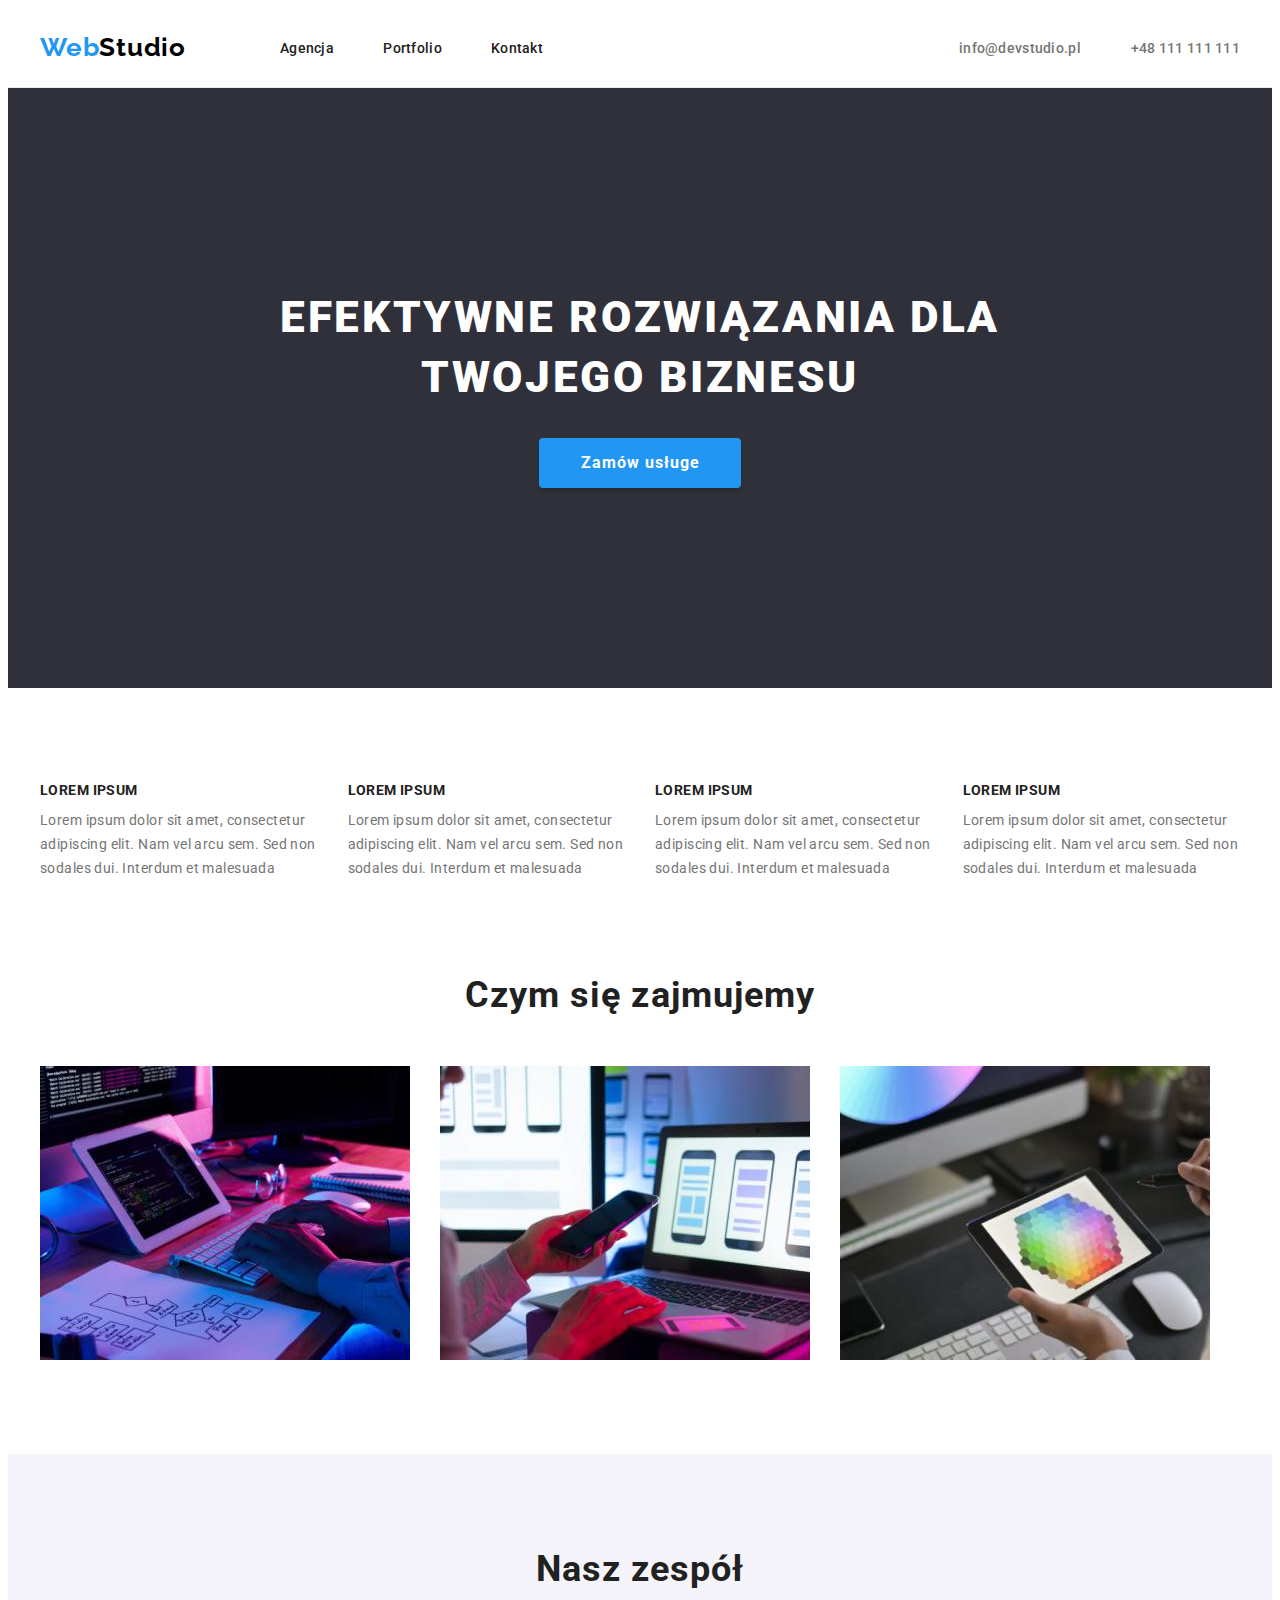
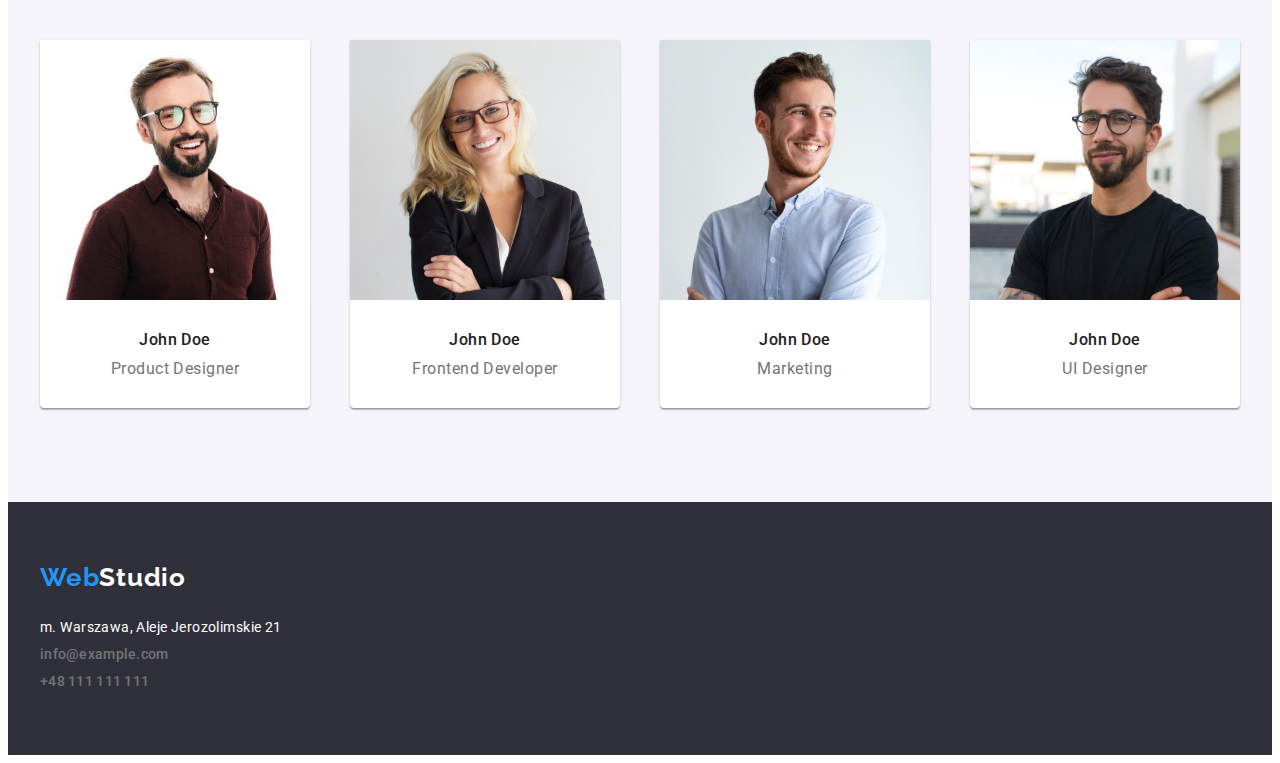
<file: index.html>
<!DOCTYPE html>
<html lang="pl">
  <head>
    <meta charset="UTF-8" />
    <meta http-equiv="X-UA-Compatible" content="IE=edge" />
    <meta
      name="WebStudio"
      content="Software house zajmujący sie tworzeniem stron"
    />
    <title>WebStudio</title>
    <link rel="preconnect" href="https://fonts.googleapis.com" />
    <link rel="preconnect" href="https://fonts.gstatic.com" crossorigin />
    <link
      href="https://fonts.googleapis.com/css2?family=Raleway:wght@700&family=Roboto:wght@400;500;700;900&display=swap"
      rel="stylesheet"
    />
    <link
      rel="stylesheet"
      href="https://cdnjs.cloudflare.com/ajax/libs/modern-normalize/1.1.0/modern-normalize.min.css"
      integrity="sha512-wpPYUAdjBVSE4KJnH1VR1HeZfpl1ub8YT/NKx4PuQ5NmX2tKuGu6U/JRp5y+Y8XG2tV+wKQpNHVUX03MfMFn9Q=="
      crossorigin="anonymous"
      referrerpolicy="no-referrer"
    />
    <link rel="stylesheet" href="css/index.css" />
  </head>
  <body>
    <header class="site-nav-line">
      <div class="site-nav-container">
        <div class="nav-logo-flex">
          <a class="link logo" href="index.html"
            >Web<span class="logo-head">Studio</span></a
          >
          <nav class="menu nav-menu-flex">
            <ul class="menu-list">
              <li class="menu-list-item">
                <a class="link" href="#section1">Agencja</a>
              </li>
              <li class="menu-list-item">
                <a class="link" href="portfolio.html">Portfolio</a>
              </li>
              <li class="menu-list-item">
                <a class="link" href="#section2">Kontakt</a>
              </li>
            </ul>
          </nav>
        </div>

        <div class="nav-contact-flex">
          <a class="contact-link" href="mailto:info@devstudio.pl"
            >info@devstudio.pl</a
          >
          <a class="contact-link" href="tel:48111111111">+48 111 111 111 </a>
        </div>
      </div>
    </header>
    <main>
      <section class="content-hero">
        <div class="container hero-btn-flex">
          <h1 class="hero-txt">Efektywne rozwiązania dla twojego biznesu</h1>
          <button type="button" class="hero-btn">Zamów usługe</button>
        </div>
      </section>
      <section>
        <div class="container section">
          <!-- Nasze atuty -->
          <ul class="our-adv-list">
            <li class="our-adv-list-item">
              <dl>
                <dt class="adv-title">Lorem ipsum</dt>
                <dd class="adv-descr">
                  Lorem ipsum dolor sit amet, consectetur adipiscing elit. Nam
                  vel arcu sem. Sed non sodales dui. Interdum et malesuada
                </dd>
              </dl>
            </li>
            <li class="our-adv-list-item">
              <dl>
                <dt class="adv-title">Lorem ipsum</dt>
                <dd class="adv-descr">
                  Lorem ipsum dolor sit amet, consectetur adipiscing elit. Nam
                  vel arcu sem. Sed non sodales dui. Interdum et malesuada
                </dd>
              </dl>
            </li>
            <li class="our-adv-list-item">
              <dl>
                <dt class="adv-title">Lorem ipsum</dt>
                <dd class="adv-descr">
                  Lorem ipsum dolor sit amet, consectetur adipiscing elit. Nam
                  vel arcu sem. Sed non sodales dui. Interdum et malesuada
                </dd>
              </dl>
            </li>
            <li class="our-adv-list-item">
              <dl>
                <dt class="adv-title">Lorem ipsum</dt>
                <dd class="adv-descr">
                  Lorem ipsum dolor sit amet, consectetur adipiscing elit. Nam
                  vel arcu sem. Sed non sodales dui. Interdum et malesuada
                </dd>
              </dl>
            </li>
          </ul>
        </div>
      </section>
      <section>
        <div class="container">
          <h2 class="title-snd">Czym się zajmujemy</h2>
          <!-- Czym się zajmujemy -->
          <ul class="what-we-do">
            <li class="what-we-do-item">
              <img
                src="images/box1.jpeg"
                alt="Usługa research"
                width="370"
                height="294"
              />
            </li>
            <li class="what-we-do-item">
              <img
                src="images/box2.jpeg"
                alt="Ux oraz UI Design"
                width="370"
                height="294"
              />
            </li>
            <li class="what-we-do-item">
              <img
                src="images/box3.jpeg"
                alt="Tworzeniem kreacji marketingowych"
                width="370"
                height="294"
              />
            </li>
          </ul>
        </div>
      </section>
      <section class="team">
        <div class="container section">
          <!-- Nasz zespół -->
          <h2 class="title-snd">Nasz zespół</h2>
          <ul class="team-list">
            <li class="team-box">
              <img
                src="images/team1.jpeg"
                alt="Projektant Michael"
                width="270"
                height="260"
              />
              <dl>
                <dt class="team-name">John Doe</dt>
                <dd class="team-desc">Product designer</dd>
              </dl>
            </li>
            <li class="team-box">
              <img
                src="images/team2.jpeg"
                alt="Frontend Developer Maria"
                width="270"
                height="260"
              />
              <dl>
                <dt class="team-name">John Doe</dt>
                <dd class="team-desc">Frontend Developer</dd>
              </dl>
            </li>
            <li class="team-box">
              <img
                src="images/team3.jpeg"
                alt="Marketing spcialist Pablo"
                width="270"
                height="260"
              />
              <dl>
                <dt class="team-name">John Doe</dt>
                <dd class="team-desc">Marketing</dd>
              </dl>
            </li>
            <li class="team-box">
              <img
                src="images/team4.jpeg"
                alt="UI Designer Piter"
                width="270"
                height="260"
              />
              <dl>
                <dt class="team-name">John Doe</dt>
                <dd class="team-desc">UI Designer</dd>
              </dl>
            </li>
          </ul>
        </div>
      </section>
    </main>
    <footer class="footer-background">
      <div class="container footer-box">
        <address id="section2">
          <div class="logo-footer-flex">
            <a class="logo" href="index.html"
              >Web<span class="logo-footer">Studio</span></a
            >
          </div>
          <ul class="list-footer">
            <li>
              <a
                class="footer-link"
                href="https://goo.gl/maps/t7D3Fm8JjVbQzfDk6"
                title="Lokalizacja"
                >m. Warszawa, Aleje Jerozolimskie 21</a
              >
            </li>
            <li>
              <a class="contact-link" href="mailto:info@example.com"
                >info@example.com</a
              >
            </li>
            <li>
              <a class="contact-link" href="tel:48111111111">+48 111 111 111</a>
            </li>
          </ul>
        </address>
      </div>
    </footer>
  </body>
</html>
</file>
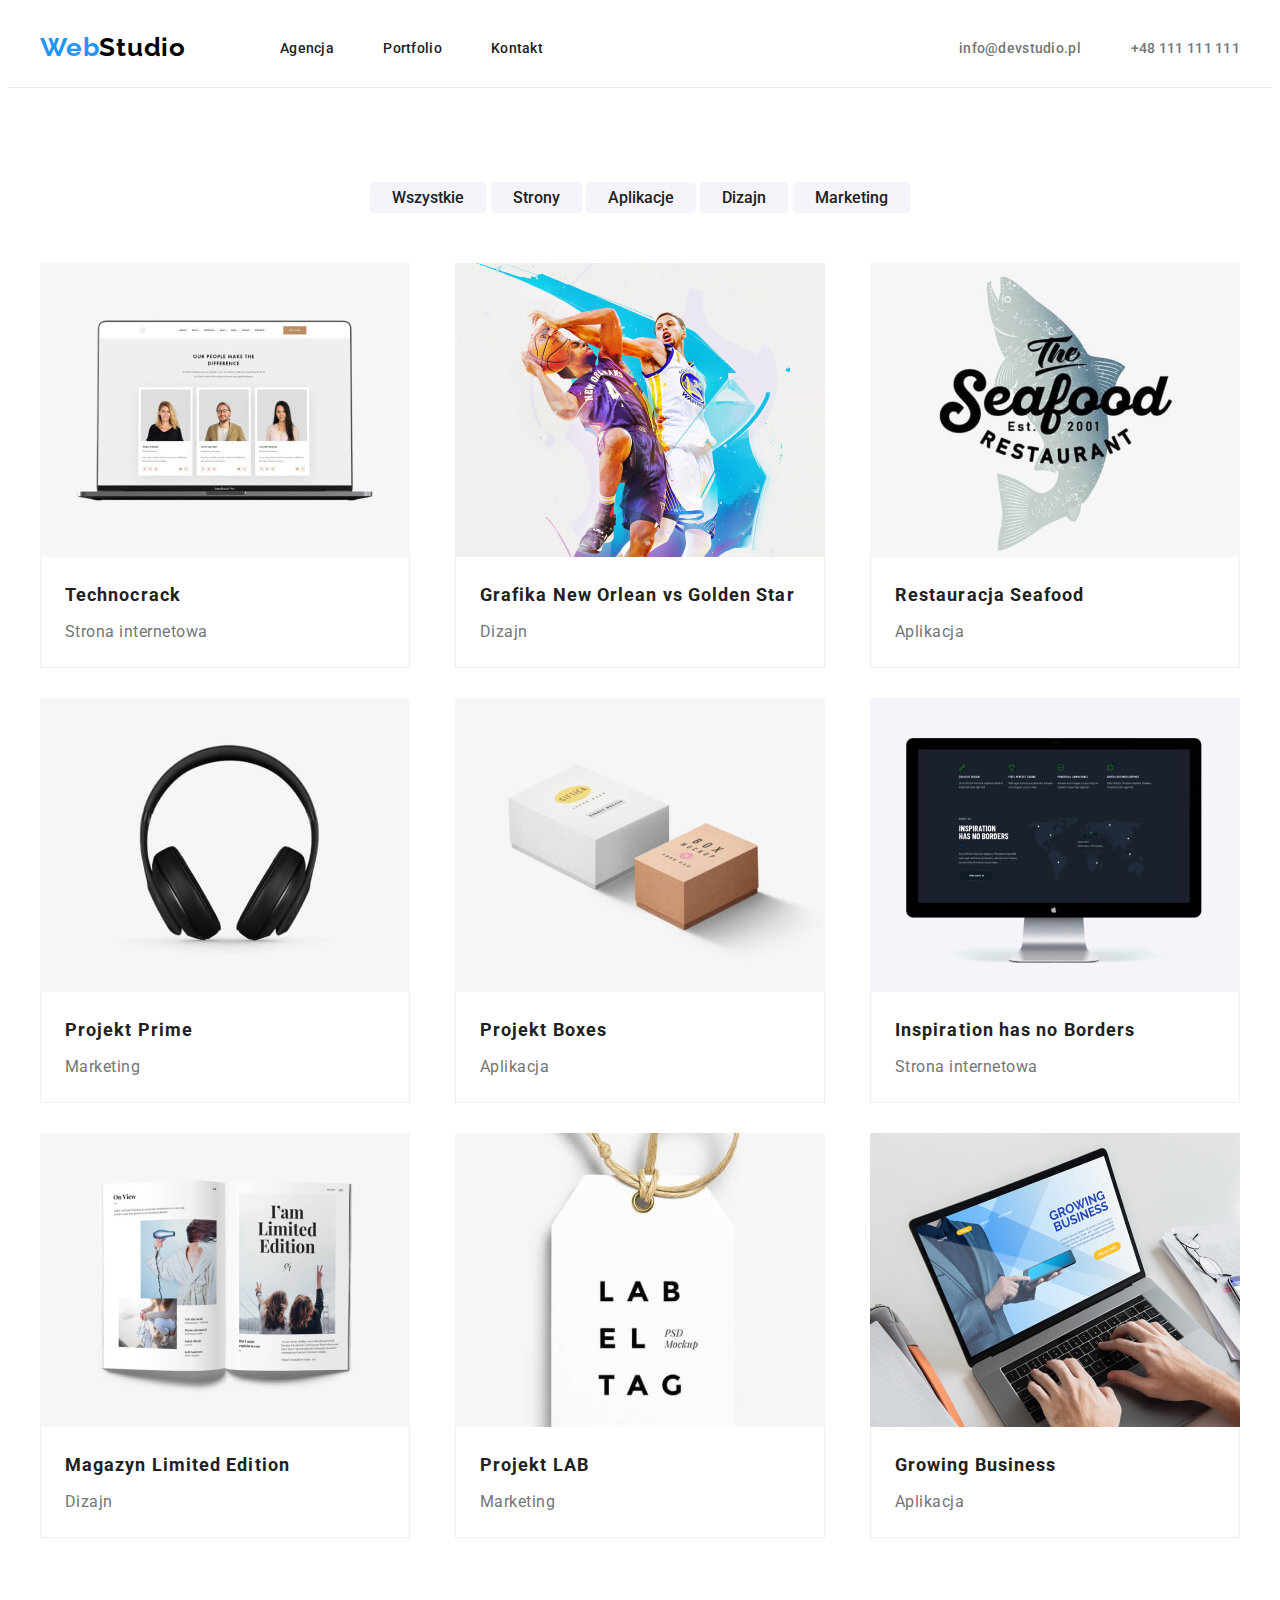
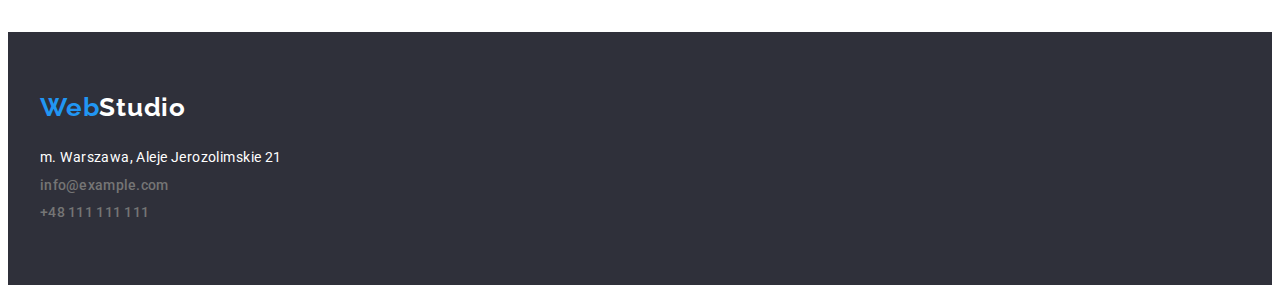
<file: portfolio.html>
<!DOCTYPE html>
<html lang="en">
  <head>
    <meta charset="UTF-8" />
    <meta http-equiv="X-UA-Compatible" content="IE=edge" />
    <meta
      name="WebStudio - Portfolio"
      content="Prace wykonywane przez software house Webstudio"
    />
    <title>Portfolio Webstudio</title>
    <link rel="preconnect" href="https://fonts.googleapis.com" />
    <link rel="preconnect" href="https://fonts.gstatic.com" crossorigin />
    <link
      href="https://fonts.googleapis.com/css2?family=Raleway:wght@700&family=Roboto:wght@400;500;700;900&display=swap"
      rel="stylesheet"
    />
    <link
      rel="stylesheet"
      href="https://cdnjs.cloudflare.com/ajax/libs/modern-normalize/1.1.0/modern-normalize.min.css"
      integrity="sha512-wpPYUAdjBVSE4KJnH1VR1HeZfpl1ub8YT/NKx4PuQ5NmX2tKuGu6U/JRp5y+Y8XG2tV+wKQpNHVUX03MfMFn9Q=="
      crossorigin="anonymous"
      referrerpolicy="no-referrer"
    />
    <link rel="stylesheet" href="css/index.css" />
  </head>
  <body>
    <header class="site-nav-line">
      <div class="site-nav-container">
        <div class="nav-logo-flex">
          <a class="link logo" href="index.html"
            >Web<span class="logo-head">Studio</span></a
          >
          <nav class="menu nav-menu-flex">
            <ul class="menu-list">
              <li class="menu-list-item">
                <a class="link" href="#section1">Agencja</a>
              </li>
              <li class="menu-list-item">
                <a class="link" href="portfolio.html">Portfolio</a>
              </li>
              <li class="menu-list-item">
                <a class="link" href="#section2">Kontakt</a>
              </li>
            </ul>
          </nav>
        </div>

        <div class="nav-contact-flex">
          <a class="contact-link" href="mailto:info@devstudio.pl"
            >info@devstudio.pl</a
          >
          <a class="contact-link" href="tel:48111111111">+48 111 111 111 </a>
        </div>
      </div>
    </header>
    <main>
      <section>
        <div class="container section">
          <ul class="portfolio-filters">
            <li class="portfolio-filters-item">
              <button type="button" class="portfolio-link">Wszystkie</button>
            </li>
            <li class="portfolio-filters-item">
              <button type="button" class="portfolio-link">Strony</button>
            </li>
            <li class="portfolio-filters-item">
              <button type="button" class="portfolio-link">Aplikacje</button>
            </li>
            <li class="portfolio-filters-item">
              <button type="button" class="portfolio-link">Dizajn</button>
            </li>
            <li class="portfolio-filters-item">
              <button type="button" class="portfolio-link">Marketing</button>
            </li>
          </ul>
          <ul class="portfolio-list">
            <li class="portfolio-box">
              <a class="link" href="#"
                ><img
                  src="images/portfolio/portfolio1.jpeg"
                  alt="Projekty stron internetowych"
                  width="370"
                  height="294"
              /></a>
              <dl class="portfolio-txt-box">
                <dt class="portfolio-title">Technocrack</dt>
                <dd class="portfolio-desc">Strona internetowa</dd>
              </dl>
            </li>
            <li class="portfolio-box">
              <a class="link" href="#"
                ><img
                  src="images/portfolio/portfolio2.jpeg"
                  alt="Projektowanie grafiki"
                  width="370"
                  height="294"
              /></a>
              <dl class="portfolio-txt-box">
                <dt class="portfolio-title">
                  Grafika New Orlean vs Golden Star
                </dt>
                <dd class="portfolio-desc">Dizajn</dd>
              </dl>
            </li>
            <li class="portfolio-box">
              <a class="link" href="#"
                ><img
                  src="images/portfolio/portfolio3.jpeg"
                  alt="Projekt aplikacji dla restauracji z owocami morza"
                  width="370"
                  height="294"
              /></a>
              <dl class="portfolio-txt-box">
                <dt class="portfolio-title">Restauracja Seafood</dt>
                <dd class="portfolio-desc">Aplikacja</dd>
              </dl>
            </li>
            <li class="portfolio-box">
              <a class="link" href="#"
                ><img
                  src="images/portfolio/portfolio4.jpeg"
                  alt="Działania marketingowe dla brany autio"
                  width="370"
                  height="294"
              /></a>
              <dl class="portfolio-txt-box">
                <dt class="portfolio-title">Projekt Prime</dt>
                <dd class="portfolio-desc">Marketing</dd>
              </dl>
            </li>
            <li class="portfolio-box">
              <a class="link" href="#"
                ><img
                  src="images/portfolio/portfolio5.jpeg"
                  alt="Aplikacja do projektowania opakowań"
                  width="370"
                  height="294"
              /></a>
              <dl class="portfolio-txt-box">
                <dt class="portfolio-title">Projekt Boxes</dt>
                <dd class="portfolio-desc">Aplikacja</dd>
              </dl>
            </li>
            <li class="portfolio-box">
              <a class="link" href="#"
                ><img
                  src="images/portfolio/portfolio6.jpeg"
                  alt="Proejkt strony Inspiration has no borders"
                  width="370"
                  height="294"
              /></a>
              <dl class="portfolio-txt-box">
                <dt class="portfolio-title">Inspiration has no Borders</dt>
                <dd class="portfolio-desc">Strona internetowa</dd>
              </dl>
            </li>
            <li class="portfolio-box">
              <a class="link" href="#"
                ><img
                  src="images/portfolio/portfolio7.jpeg"
                  alt="Komunikacja wizualna dla czasopisma Limited Edition"
                  width="370"
                  height="294"
              /></a>
              <dl class="portfolio-txt-box">
                <dt class="portfolio-title">Magazyn Limited Edition</dt>
                <dd class="portfolio-desc">Dizajn</dd>
              </dl>
            </li>
            <li class="portfolio-box">
              <a class="link" href="#"
                ><img
                  src="images/portfolio/portfolio8.jpeg"
                  alt="Marketing dla marki lab"
                  width="370"
                  height="294"
              /></a>
              <dl class="portfolio-txt-box">
                <dt class="portfolio-title">Projekt LAB</dt>
                <dd class="portfolio-desc">Marketing</dd>
              </dl>
            </li>
            <li class="portfolio-box">
              <a class="link" href="#"
                ><img
                  src="images/portfolio/portfolio9.jpeg"
                  alt="Projekt aplikacji growing business"
                  width="370"
                  height="294"
              /></a>
              <dl class="portfolio-txt-box">
                <dt class="portfolio-title">Growing Business</dt>
                <dd class="portfolio-desc">Aplikacja</dd>
              </dl>
            </li>
          </ul>
        </div>
      </section>
    </main>
    <footer class="footer-background">
      <div class="container footer-box">
        <address id="section2">
          <div class="logo-footer-flex">
            <a class="logo" href="index.html"
              >Web<span class="logo-footer">Studio</span></a
            >
          </div>
          <ul class="list-footer">
            <li>
              <a
                class="footer-link"
                href="https://goo.gl/maps/t7D3Fm8JjVbQzfDk6"
                title="Lokalizacja"
                >m. Warszawa, Aleje Jerozolimskie 21</a
              >
            </li>
            <li>
              <a class="contact-link" href="mailto:info@example.com"
                >info@example.com</a
              >
            </li>
            <li>
              <a class="contact-link" href="tel:48111111111">+48 111 111 111</a>
            </li>
          </ul>
        </address>
      </div>
    </footer>
  </body>
</html>
</file>
<file: css/index.css>
:root {
  --logo-clear-black: #000;
  --brand-txt-clr: #212121;
  --brand-p-color: #757575;
  --brand-hvr-color: #2196f3;
  --bg-color: #fff;
  --bg-color-scd: #2f303a;
  --bf-color-team: #f5f4fa;
  --border-color: #ececec;
  --border-portfolio: #eeeeee;
}
h1,
h2,
h3,
h4,
h5,
h6,
p,
ul,
dl {
  margin: 0px;
  padding: 0px;
  border: 0px;
}
img {
  display: block;
}

body {
  font-family: "Roboto", "sans-serif";
  line-height: normal;
  color: var(--brand-txt-clr);
}
a {
  text-decoration: none;
}
.contact,
.menu-list-item,
.our-adv-list-item,
.what-we-do-item,
.portfolio-filters-item {
  display: inline-block;
  text-decoration: none;
}
.menu-list {
  font-family: "Roboto";
  font-style: normal;
  font-weight: 500;
  font-size: 14px;
  line-height: 16px;
  letter-spacing: 0.02em;
  list-style-type: none;
}

.link {
  color: var(--brand-txt-clr);
}

.link:hover,
.link:active {
  color: var(--brand-hvr-color);
  cursor: pointer;
}

.logo {
  font-family: "Raleway";
  font-style: normal;
  font-size: 26px;
  font-weight: 700;
  color: var(--brand-hvr-color);
  letter-spacing: 0.03em;
  line-height: 31px;
  text-decoration: none;
  margin-right: 94px;
}
.logo-head {
  color: var(--logo-clear-black);
}
.logo-footer {
  color: var(--bg-color);
  font-family: "Raleway";
  font-style: normal;
  font-weight: 700;
  font-size: 26px;
  line-height: 31px;
  letter-spacing: 0.03em;
}
.contact-link {
  font-size: 14px;
  color: var(--brand-p-color);
  letter-spacing: 0.02em;
  list-style-type: none;
  line-height: 16px;
  font-family: "Roboto";
  font-style: normal;
  font-weight: 500;
}

.contact-link:hover,
.contact-link:active {
  color: var(--brand-hvr-color);
  cursor: pointer;
}
.hero-btn {
  background-color: var(--brand-hvr-color);
  color: var(--bg-color);
  font-family: "Roboto";
  font-style: normal;
  font-size: 16px;
  font-weight: 700;
  line-height: 1.88;
  letter-spacing: 0.06em;
  cursor: pointer;
  box-shadow: 0px 4px 4px rgba(0, 0, 0, 0.15);
  border-radius: 4px;
  border: none;
  display: flex;
  justify-content: center;
  align-items: center;
  text-align: center;
  padding: 10px 41px 10px 42px;
  margin-top: 30px;
}
.hero-txt {
  color: var(--bg-color);
  font-family: "Roboto";
  font-style: normal;
  font-weight: 900;
  line-height: 1.36;
  font-size: 44px;
  text-transform: uppercase;
  letter-spacing: 0.06em;
  text-align: center;
  padding: 0px 237px;
}
.what-we-do {
  list-style-type: none;
}
.adv-title {
  color: var(--brand-txt-clr);
  text-transform: uppercase;
  font-size: 14px;
  letter-spacing: 0.03em;
  font-weight: 700;
  line-height: 16px;
  margin-bottom: 10px;
}
.adv-descr {
  text-align: left;
  color: var(--brand-p-color);
  line-height: 1.71;
  letter-spacing: 0.03em;
  font-family: "Roboto";
  font-style: normal;
  font-weight: 400;
  font-size: 14px;
  line-height: 24px;
  margin-left: 0;
}
.title-snd {
  font-size: 36px;
  font-weight: 700;
  letter-spacing: 0.03em;
  text-align: center;
}

.team {
  background-color: var(--bf-color-team);
}
.team-list li {
  display: inline-block;
}
.team-name {
  text-transform: capitalize;
  font-size: 16;
  letter-spacing: 0.03em;
  font-weight: 500;
  line-height: 19px;
  text-align: center;
  color: var(--brand-txt-clr);
  margin-top: 30px;
}
.team-desc {
  text-transform: capitalize;
  color: var(--brand-p-color);
  font-family: "Roboto";
  font-style: normal;
  font-weight: 400;
  font-size: 16px;
  line-height: 19px;
  text-align: center;
  letter-spacing: 0.03em;
  margin-left: 0px;
  margin-top: 10px;
  margin-bottom: 30px;
}

/* Portfolio */
.portfolio-filters {
  text-align: center;
  cursor: pointer;
  line-height: 1.62;
  letter-spacing: 0.03em;
  margin-bottom: 50px;
}
.portfolio-link {
  background-color: var(--bf-color-team);
  color: var(--brand-txt-clr);
  font-family: "Roboto";
  font-style: normal;
  font-weight: 500;
  font-size: 16px;
  text-align: center;
  border-radius: 4px;
  padding: 6px 22px;
  border: transparent;
}
.portfolio-link:hover,
.portfolio-link:active {
  background-color: var(--brand-hvr-color);
  color: var(--bg-color);
  cursor: pointer;
  box-shadow: 0px 3px 1px rgba(0, 0, 0, 0.1), 0px 1px 2px rgba(0, 0, 0, 0.08),
    0px 2px 2px rgba(0, 0, 0, 0.12);
  border-radius: 4px;
}
.portfolio-list {
  list-style-type: none;
  display: flex;
  justify-content: space-between;
  gap: 30px;
  flex-wrap: wrap;
}
.portfolio-title {
  color: var(--brand-txt-clr);
  font-weight: 700;
  font-size: 18px;
  letter-spacing: 0.06em;
  line-height: 2;
  text-align: left;
}
.portfolio-desc {
  color: var(--brand-p-color);
  font-size: 16px;
  text-align: left;
  line-height: 1.88;
  letter-spacing: 0.03em;
  margin-left: 0px;
  margin-top: 4px;
}

.fotter-bg {
  background-color: var(--bg-color-scd);
}

.list-footer {
  list-style-type: none;
  line-height: 1.71;
  letter-spacing: 0.03em;
  display: flex;
  justify-content: flex-start;
  flex-direction: column;
  /* gap: 9px; */
  margin-top: 20px;
}
.footer-link {
  color: var(--bg-color);
  font-family: "Roboto";
  font-style: normal;
  font-weight: 400;
  font-size: 14px;
  line-height: 24px;
  letter-spacing: 0.03em;
}
/* model blokowy - nawigacja - start */

.container {
  max-width: 1200px;
  margin: 0 auto;
  padding: 0px 15px;
}
.site-nav-line {
  border-bottom: 1px solid var(--border-color);
}
.site-nav-container {
  max-width: 1200px;
  margin: 0 auto;
  padding: 0px 15px;
  display: flex;
  justify-content: space-between;
}
.section {
  padding-top: 94px;
  padding-bottom: 94px;
}

.nav-logo-flex {
  display: flex;
  align-items: center;
  padding: 24px 0px;
}
.nav-menu-flex {
  display: flex;
  justify-content: space-between;
}
.menu-list-item:first-of-type {
  margin-right: 46px;
}
.menu-list-item:last-of-type {
  margin-left: 46px;
}

.nav-contact-flex {
  display: flex;
  justify-content: flex-end;
  align-items: center;
}
.contact-link:first-of-type {
  margin-right: 50px;
}
/* model blokowy - nawigacja - koniec*/

/* model blokowy - hero - start */
.content-hero {
  background-color: var(--bg-color-scd);
  padding: 200px 0px;
}

.hero-btn-flex {
  display: flex;
  flex-direction: column;
  align-items: center;
}
/* model blokowy - hero - end */

/* model blokowy - our adv - start */
.our-adv-list {
  display: flex;
  gap: 30px;
}
.our-adv-list-item {
  display: flex;
  justify-content: flex-start;
  flex-wrap: wrap;
}
/* model blokowy - our adv - end */

/* model blokowy - what-we-do - start */
.what-we-do {
  display: flex;
  gap: 30px;
  margin-top: 50px;
  padding-bottom: 94px;
}
/* model blokowy - what-we-do - end */

/* model blokowy - team - start */
.team-list {
  display: flex;
  justify-content: space-between;
  margin-top: 50px;
  gap: 30px;
}
.team-box {
  display: flex;
  background-color: var(--bg-color);
  box-shadow: 0px 1px 3px rgba(0, 0, 0, 0.12), 0px 1px 1px rgba(0, 0, 0, 0.14),
    0px 2px 1px rgba(0, 0, 0, 0.2);
  border-radius: 0px 0px 4px 4px;
}
/* model blokowy - team - end */

/* model blokowy - portfolio - start */

.portoflio-box {
  display: flex;
}
.portfolio-txt-box {
  background: #ffffff;
  border: 1px solid #eeeeee;
  border-top: none;
  padding: 20px 24px;
}
/* model blokowy - portfolio - end */

/* model blokowy - footer - start */
.footer-background {
  background-color: var(--bg-color-scd);
}
.footer-box {
  padding-top: 60px;
  padding-bottom: 60px;
}
/* model blokowy - footer - end */
</file>
